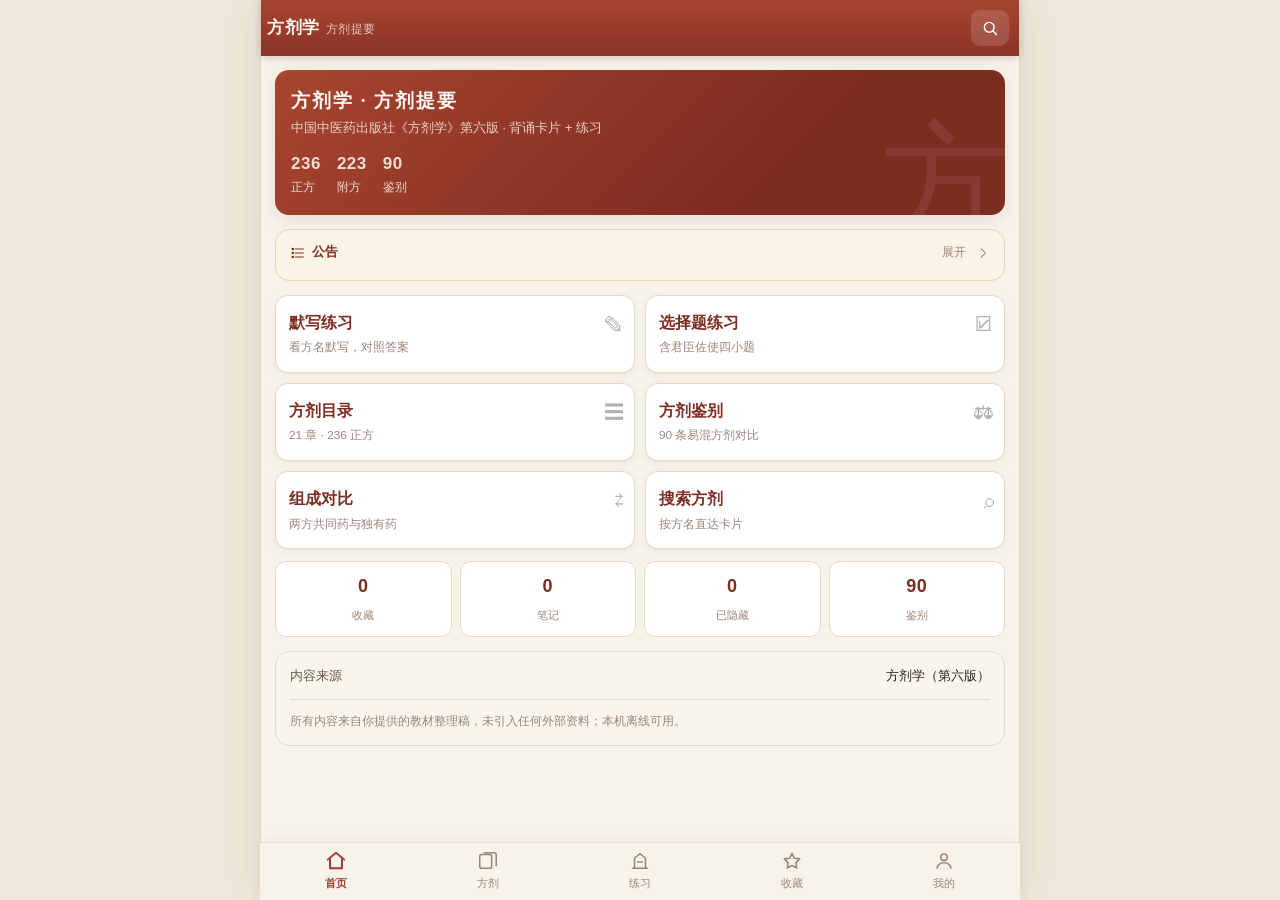
<file: index.html>
<!DOCTYPE html>
<html lang="zh-CN">
<head>
<meta charset="utf-8">
<meta name="viewport" content="width=device-width,initial-scale=1,maximum-scale=1,user-scalable=no,viewport-fit=cover">
<meta name="theme-color" content="#9e3d2f">
<meta name="format-detection" content="telephone=no">
<meta name="description" content="方剂学背诵卡片与练习（离线可用）">
<title>方剂学</title>
<link rel="stylesheet" href="app.css">
<meta name="apple-mobile-web-app-capable" content="yes">
<meta name="apple-mobile-web-app-status-bar-style" content="default">
<meta name="apple-mobile-web-app-title" content="方剂学">
<meta name="mobile-web-app-capable" content="yes">
<link rel="manifest" href="manifest.webmanifest">
<link rel="apple-touch-icon" sizes="180x180" href="icons/apple-touch-icon.png">
<link rel="icon" type="image/png" sizes="192x192" href="icons/icon-192.png">
</head>
<body>
<div id="app">
  <header id="hd"></header>
  <main id="main"><div class="empty">载入中…</div></main>
  <nav id="tabbar"></nav>
</div>
<div id="toast" aria-live="polite"></div>
<div id="dialog"></div>
<script src="js/version.js"></script>
<script src="data/formulas.js"></script>
<script src="js/core.js"></script>
<script src="js/ui.js"></script>
<script src="js/cards.js"></script>
<script src="js/practice.js"></script>
<script src="js/misc.js"></script>
<script src="js/boot.js"></script>
<script>
/* 方剂学 · 注册 Service Worker（离线可用；失败不影响已缓存资源） */
(function () {
  if (!('serviceWorker' in navigator)) return;
  window.addEventListener('load', function () {
    navigator.serviceWorker.register('sw.js', { scope: './' }).catch(function () {});
  });
})();
</script>
</body>
</html>
</file>
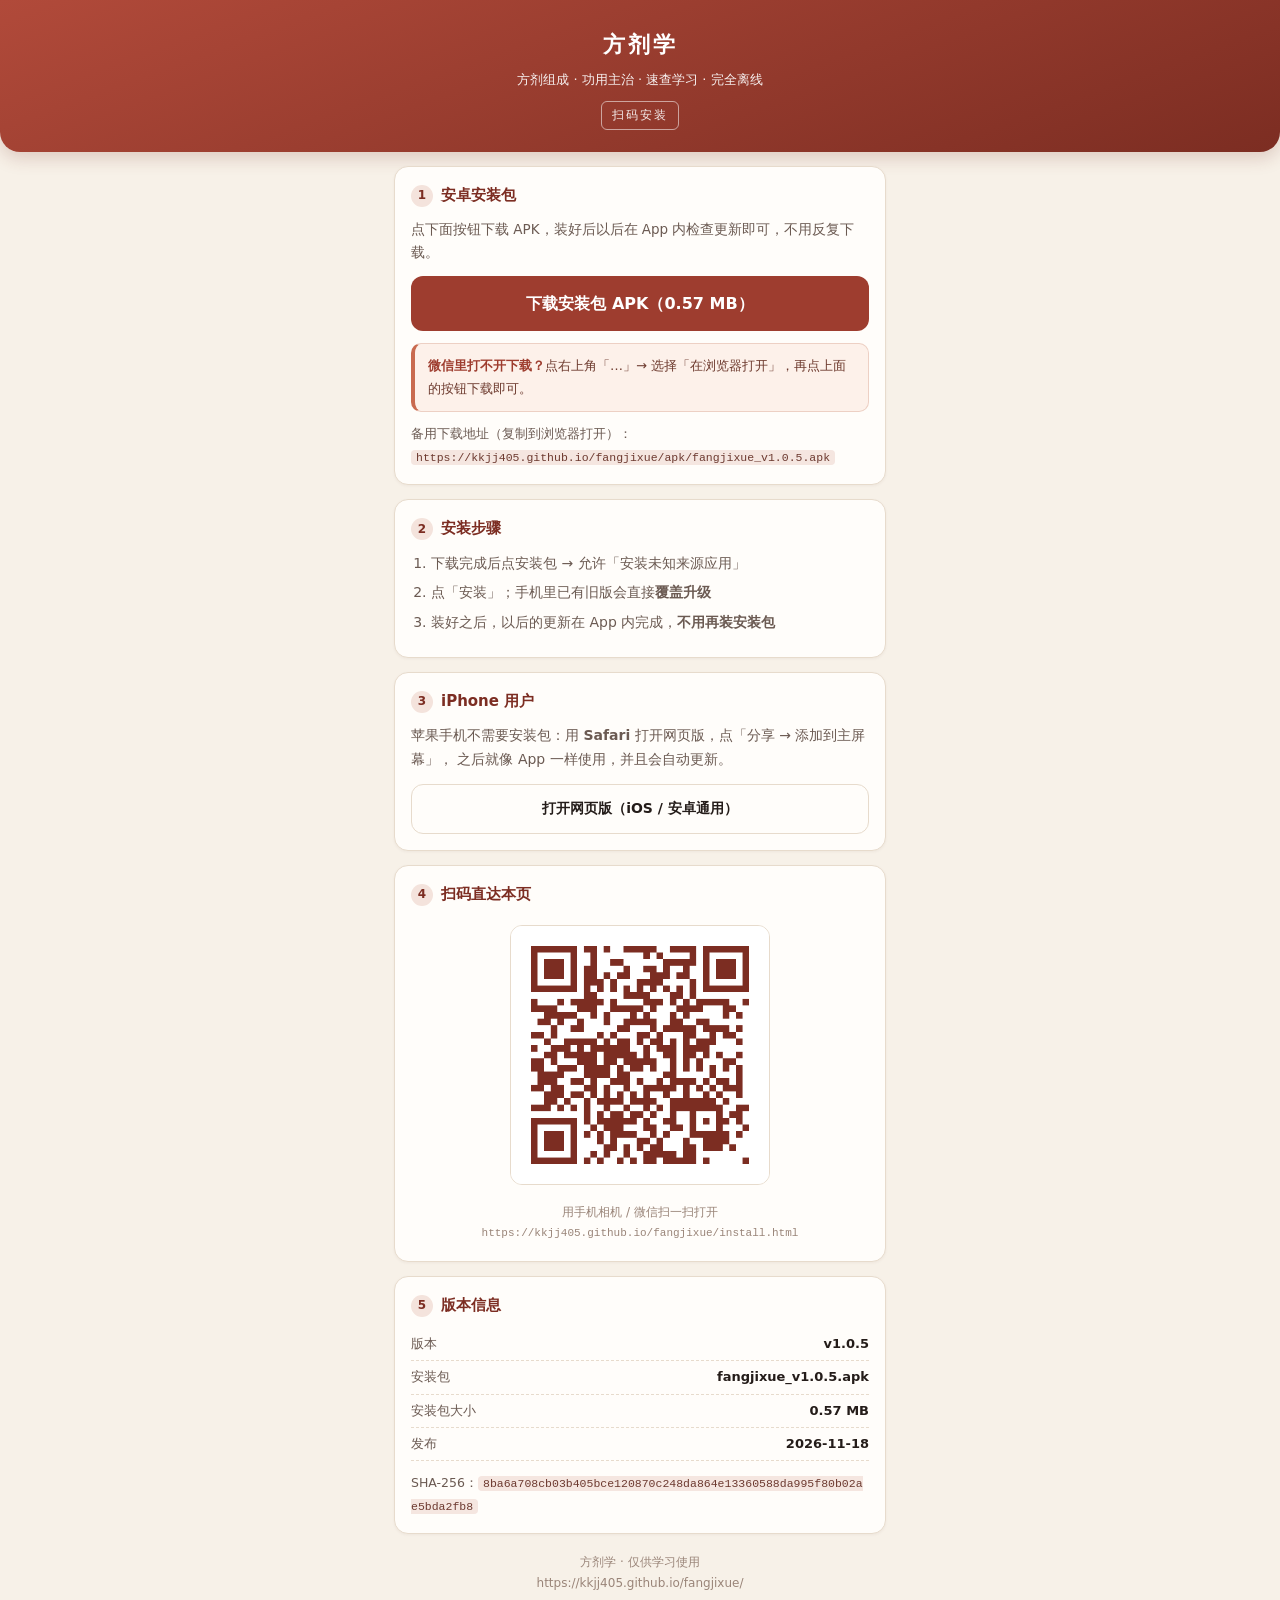
<file: install.html>
<!DOCTYPE html>
<html lang="zh-CN">
<head>
<meta charset="utf-8">
<meta name="viewport" content="width=device-width,initial-scale=1,viewport-fit=cover">
<meta name="theme-color" content="#9e3d2f">
<title>方剂学 · 扫码安装</title>
<style>
:root{--paper:#f7f1e8;--ochre:#9e3d2f;--ochre-d:#7c2d22;--ink:#241c19;--ink2:#6b5a52;--line:#e7dbcc}
*{box-sizing:border-box;-webkit-tap-highlight-color:transparent}
body{margin:0;background:var(--paper);color:var(--ink);
  font:15px/1.7 -apple-system,BlinkMacSystemFont,"PingFang SC","Noto Sans CJK SC","Microsoft YaHei",system-ui,sans-serif;
  -webkit-font-smoothing:antialiased;padding-bottom:34px}
.wrap{max-width:520px;margin:0 auto;padding:0 14px}
header{background:linear-gradient(160deg,#b14a3a,#7c2d22);color:#fff;padding:26px 0 22px;text-align:center;
  border-radius:0 0 20px 20px;box-shadow:0 6px 18px rgba(122,45,34,.20)}
header h1{margin:0 0 6px;font-size:22px;letter-spacing:3px}
header p{margin:0;font-size:13px;opacity:.92}
.card{background:#fffdfa;border:1px solid var(--line);border-radius:14px;padding:16px;margin-top:14px;
  box-shadow:0 1px 3px rgba(74,42,32,.05)}
.card h2{margin:0 0 10px;font-size:15px;display:flex;align-items:center;gap:8px;color:var(--ochre-d)}
.card h2 i{width:22px;height:22px;border-radius:50%;background:#f4e3dc;color:var(--ochre-d);
  font-style:normal;font-size:12px;font-weight:700;display:flex;align-items:center;justify-content:center;flex:0 0 22px}
.btn{display:block;text-align:center;text-decoration:none;border-radius:12px;padding:14px;font-size:16px;font-weight:700;
  background:var(--ochre);color:#fff;margin-top:12px}
.btn:active{background:var(--ochre-d)}
.btn.ghost{background:#fffdfa;color:var(--ink);border:1px solid var(--line);font-weight:600;font-size:14px;padding:12px}
.note{background:#fdf1ea;border:1px solid #edd0c4;border-left:4px solid #c96a4f;border-radius:10px;
  padding:11px 13px;font-size:13px;color:#6d3a2e;line-height:1.7;margin-top:12px}
.note b{color:#9e3d2f}
ol{margin:8px 0 0;padding-left:20px;font-size:14px;color:var(--ink2)}
ol li{margin-bottom:6px}
.qrbox{text-align:center;padding:8px 0 2px}
.qrbox img{width:min(70vw,260px);height:auto;border-radius:12px;border:1px solid var(--line);background:#fff}
.qrbox .tip{font-size:12px;color:#9a8579;margin-top:8px}
.kv{display:flex;justify-content:space-between;font-size:13px;color:var(--ink2);padding:5px 0;border-bottom:1px dashed var(--line)}
.kv:last-child{border-bottom:0}
.kv b{color:var(--ink)}
.meta{font-size:12.5px;color:var(--ink2);margin-top:10px;line-height:1.85;word-break:break-all}
.meta code{background:#f5e6e0;padding:1px 5px;border-radius:4px;font-size:11.5px;color:#6d3a30}
footer{text-align:center;color:#9a8579;font-size:12px;margin-top:18px;line-height:1.7}
.seal{display:inline-block;margin-top:10px;padding:3px 10px;border:1px solid rgba(255,255,255,.6);border-radius:6px;
  font-size:12px;letter-spacing:2px;opacity:.9}
</style>
</head>
<body>
<header>
  <h1>方剂学</h1>
  <p>方剂组成 · 功用主治 · 速查学习 · 完全离线</p>
  <div class="seal">扫码安装</div>
</header>
<div class="wrap">

  <div class="card">
    <h2><i>1</i>安卓安装包</h2>
    <p style="font-size:13.5px;color:var(--ink2);margin:0 0 6px">
      点下面按钮下载 APK，装好后以后在 App 内检查更新即可，不用反复下载。
    </p>
    <a class="btn" href="apk/fangjixue_v1.0.5.apk" download>下载安装包 APK（0.57 MB）</a>
    <div class="note">
      <b>微信里打不开下载？</b>点右上角「…」→ 选择「在浏览器打开」，再点上面的按钮下载即可。
    </div>
    <div class="meta">备用下载地址（复制到浏览器打开）：<br><code>https://kkjj405.github.io/fangjixue/apk/fangjixue_v1.0.5.apk</code></div>
  </div>

  <div class="card">
    <h2><i>2</i>安装步骤</h2>
    <ol>
      <li>下载完成后点安装包 → 允许「安装未知来源应用」</li>
      <li>点「安装」；手机里已有旧版会直接<b>覆盖升级</b></li>
      <li>装好之后，以后的更新在 App 内完成，<b>不用再装安装包</b></li>
    </ol>
  </div>

  <div class="card">
    <h2><i>3</i>iPhone 用户</h2>
    <p style="font-size:14px;color:var(--ink2);margin:0 0 10px">
      苹果手机不需要安装包：用 <b>Safari</b> 打开网页版，点「分享 → 添加到主屏幕」，
      之后就像 App 一样使用，并且会自动更新。
    </p>
    <a class="btn ghost" href="https://kkjj405.github.io/fangjixue/">打开网页版（iOS / 安卓通用）</a>
  </div>

  <div class="card">
    <h2><i>4</i>扫码直达本页</h2>
    <div class="qrbox">
      <img src="[data-uri]" alt="扫码打开安装页">
      <div class="tip">用手机相机 / 微信扫一扫打开 <br><code style="font-size:11px">https://kkjj405.github.io/fangjixue/install.html</code></div>
    </div>
  </div>

  <div class="card">
    <h2><i>5</i>版本信息</h2>
    <div class="kv"><span>版本</span><b>v1.0.5</b></div>
    <div class="kv"><span>安装包</span><b>fangjixue_v1.0.5.apk</b></div>
    <div class="kv"><span>安装包大小</span><b>0.57 MB</b></div>
    <div class="kv"><span>发布</span><b>2026-11-18</b></div>
    <div class="meta">SHA-256：<code>8ba6a708cb03b405bce120870c248da864e13360588da995f80b02ae5bda2fb8</code></div>
  </div>

  <footer>
    方剂学 · 仅供学习使用<br>
    https://kkjj405.github.io/fangjixue/
  </footer>
</div>
</body>
</html>
</file>
<file: app.css>
/* 中药学 · 宣纸米色 + 赭石棕 主题 */
:root{
  --paper:#f8f3ea; --paper-2:#f1e9dc; --paper-3:#e6dac6;
  --card:#ffffff; --card-2:#faf5ec;
  --ink:#2b211a; --ink-2:#6b5548; --ink-3:#9a8577;
  --brown:#9e3d2f; --brown-d:#7d2c21; --brown-l:#c98a7c;
  --red:#a83232; --red-l:#d08b80;
  --green:#3f7d4e; --green-l:#e4efe4;
  --blue:#3b6ea5; --blue-l:#e6eef7;
  --line:#e6d9c6; --line-2:#d6c5ac;
  --sd:0 1px 2px rgba(80,60,30,.06), 0 2px 10px rgba(80,60,30,.05);
  --sd-2:0 4px 18px rgba(80,60,30,.12);
  --r:14px; --r-s:10px;
  --hd:56px; --tab:58px;
}
*{box-sizing:border-box;-webkit-tap-highlight-color:transparent}
html,body{margin:0;padding:0;height:100%}
body{
  background:var(--paper-2); color:var(--ink);
  font-family:-apple-system,BlinkMacSystemFont,"PingFang SC","Hiragino Sans GB","Microsoft YaHei","Source Han Sans SC",sans-serif;
  font-size:15px; line-height:1.65; -webkit-text-size-adjust:100%;
  overscroll-behavior-y:none;
}
.serif{font-family:"Songti SC","STSong","Noto Serif SC",Georgia,serif}
#app{
  position:relative; max-width:760px; margin:0 auto; min-height:100%;
  background:var(--paper); box-shadow:0 0 40px rgba(90,70,40,.10);
  display:flex; flex-direction:column;
}
/* ---------- 头部 ---------- */
#hd{
  position:sticky; top:0; z-index:30; height:var(--hd);
  display:flex; align-items:center; gap:6px; padding:0 10px 0 6px;
  background:linear-gradient(180deg,#a8452f,#8a3327);
  color:#fdf7f2; box-shadow:0 2px 8px rgba(70,28,18,.20);
  padding-top:env(safe-area-inset-top);
  height:calc(var(--hd) + env(safe-area-inset-top));
}
#hd .hd-title{font-size:17px; font-weight:600; letter-spacing:.5px; flex:1; min-width:0;
  overflow:hidden; text-overflow:ellipsis; white-space:nowrap}
#hd .hd-title small{font-weight:400; opacity:.75; font-size:12px; margin-left:6px}
.hd-btn{
  flex:0 0 auto; height:36px; min-width:36px; padding:0 10px; border:0; border-radius:9px;
  background:rgba(255,255,255,.14); color:#fff; font-size:14px; display:inline-flex;
  align-items:center; justify-content:center; gap:4px; cursor:pointer;
}
.hd-btn:active{background:rgba(255,255,255,.26)}
.hd-btn svg{width:18px;height:18px;fill:none;stroke:currentColor;stroke-width:1.9;stroke-linecap:round;stroke-linejoin:round}
/* ---------- 主体 ---------- */
#main{
  flex:1; padding:14px 14px calc(var(--tab) + env(safe-area-inset-bottom) + 22px);
  min-height:calc(100vh - var(--hd) - var(--tab));
}
#main.has-bar{padding-bottom:calc(var(--tab) + env(safe-area-inset-bottom) + 78px)}
/* ---------- 底部导航 ---------- */
#tabbar{
  position:fixed; left:50%; transform:translateX(-50%); bottom:0; z-index:40;
  width:100%; max-width:760px; height:calc(var(--tab) + env(safe-area-inset-bottom));
  padding-bottom:env(safe-area-inset-bottom);
  display:flex; background:rgba(248,243,234,.97); backdrop-filter:blur(8px);
  border-top:1px solid var(--line); box-shadow:0 -2px 12px rgba(80,60,30,.05);
}
#tabbar a{
  flex:1; display:flex; flex-direction:column; align-items:center; justify-content:center;
  gap:2px; text-decoration:none; color:var(--ink-3); font-size:11px; letter-spacing:.3px;
}
#tabbar a svg{width:22px;height:22px;fill:none;stroke:currentColor;stroke-width:1.7;stroke-linecap:round;stroke-linejoin:round}
#tabbar a.on{color:var(--brown); font-weight:600}
#tabbar a.on svg{stroke-width:2.1}
/* ---------- 通用 ---------- */
svg{flex:0 0 auto; overflow:visible}
.notice .nt svg{width:16px;height:16px;fill:none;stroke:currentColor;stroke-width:1.8;stroke-linecap:round}
.list .li > span svg{width:20px;height:20px;fill:none;stroke:currentColor;stroke-width:1.7;stroke-linecap:round;stroke-linejoin:round}
.btn svg{width:17px;height:17px;fill:none;stroke:currentColor;stroke-width:1.8;stroke-linecap:round;stroke-linejoin:round}
.card{background:var(--card); border:1px solid var(--line); border-radius:var(--r); box-shadow:var(--sd); padding:14px; margin-bottom:12px}
.card.flat{box-shadow:none; background:var(--card-2)}
.row{display:flex; align-items:center; gap:10px}
.row.between{justify-content:space-between}
.row.wrap{flex-wrap:wrap}
.grow{flex:1; min-width:0}
.muted{color:var(--ink-2)}
.dim{color:var(--ink-3)}
.small{font-size:12.5px}
.tiny{font-size:11.5px}
.b{font-weight:600}
.center{text-align:center}
.mt0{margin-top:0}.mt6{margin-top:6px}.mt10{margin-top:10px}.mt14{margin-top:14px}.mt18{margin-top:18px}
.mb0{margin-bottom:0}.mb6{margin-bottom:6px}.mb10{margin-bottom:10px}
.hr{height:1px;background:var(--line);margin:12px 0;border:0}
.empty{padding:44px 16px; text-align:center; color:var(--ink-3); font-size:14px}
.empty .em-ico{font-size:30px; opacity:.5; display:block; margin-bottom:8px}
h1,h2,h3,h4{margin:0 0 8px; line-height:1.35}
h1{font-size:20px}h2{font-size:17px}h3{font-size:15.5px}h4{font-size:14px}
p{margin:0 0 8px}
a{color:var(--brown); text-decoration:none}
/* 按钮 */
.btn{
  display:inline-flex; align-items:center; justify-content:center; gap:5px;
  height:42px; padding:0 18px; border-radius:11px; border:1px solid var(--line-2);
  background:var(--card); color:var(--ink); font-size:15px; font-weight:500;
  cursor:pointer; user-select:none; font-family:inherit;
}
.btn:active{transform:scale(.985); background:var(--card-2)}
.btn.primary{background:linear-gradient(180deg,#b0492f,#9e3d2f); border-color:#7d2c21; color:#fff}
.btn.primary:active{background:#7d2c21}
.btn.danger{color:var(--red); border-color:#e6c6c0; background:#fcf3f1}
.btn.ghost{background:transparent; border-color:transparent; color:var(--brown)}
.btn.block{width:100%}
.btn.sm{height:34px; padding:0 12px; font-size:13.5px; border-radius:9px}
.btn.xs{height:28px; padding:0 9px; font-size:12.5px; border-radius:8px}
.btn[disabled]{opacity:.45; pointer-events:none}
.btn.on{background:var(--brown); color:#fff; border-color:var(--brown-d)}
/* 标签/胶囊 */
.chip{display:inline-flex; align-items:center; gap:4px; height:26px; padding:0 10px; border-radius:20px;
  background:var(--paper-2); border:1px solid var(--line); color:var(--brown-d); font-size:12.5px}
.chip.solid{background:#f6e7e1; border-color:#e3c8be}
.chip.gray{color:var(--ink-2); background:var(--paper-2)}
.chip.on{background:var(--brown); border-color:var(--brown-d); color:#fff}
.badge{display:inline-block; min-width:18px; height:18px; line-height:18px; padding:0 5px; border-radius:9px;
  background:var(--brown); color:#fff; font-size:11px; text-align:center}
.badge.gray{background:var(--line-2); color:var(--ink-2)}
/* 分段控件 */
.seg{display:flex; background:var(--paper-2); border:1px solid var(--line); border-radius:11px; padding:3px; gap:3px}
.seg button{flex:1; height:36px; border:0; border-radius:8px; background:transparent; color:var(--ink-2);
  font-size:14px; font-family:inherit; cursor:pointer}
.seg button.on{background:var(--card); color:var(--brown-d); font-weight:600; box-shadow:0 1px 4px rgba(90,70,40,.12)}
/* 表单 */
.field{margin-bottom:12px}
.field > label{display:block; font-size:13px; color:var(--ink-2); margin-bottom:5px}
.input, textarea.input{
  width:100%; border:1px solid var(--line-2); border-radius:10px; background:var(--card);
  padding:10px 12px; font-size:15px; color:var(--ink); font-family:inherit; line-height:1.6;
  outline:none; -webkit-appearance:none;
}
.input:focus, textarea.input:focus{border-color:var(--brown-l); box-shadow:0 0 0 3px rgba(158,61,47,.15)}
textarea.input{resize:vertical; min-height:88px}
.searchbox{position:relative}
.searchbox .input{padding-left:38px; height:44px}
.searchbox .s-ico{position:absolute; left:12px; top:12px; width:20px; height:20px;
  fill:none; stroke:var(--ink-3); stroke-width:1.9; stroke-linecap:round}
/* 开关 */
.switch{position:relative; width:46px; height:27px; flex:0 0 auto}
.switch input{position:absolute; opacity:0; width:0; height:0}
.switch .sl{position:absolute; inset:0; background:var(--line-2); border-radius:20px; transition:.18s}
.switch .sl:before{content:""; position:absolute; width:21px; height:21px; left:3px; top:3px;
  background:#fff; border-radius:50%; transition:.18s; box-shadow:0 1px 3px rgba(0,0,0,.18)}
.switch input:checked + .sl{background:var(--brown)}
.switch input:checked + .sl:before{transform:translateX(19px)}
/* 复选 */
.ck{display:inline-flex; align-items:center; gap:7px; cursor:pointer; user-select:none}
.ck input{width:18px; height:18px; accent-color:var(--brown); margin:0}
/* 列表 */
.list{background:var(--card); border:1px solid var(--line); border-radius:var(--r); overflow:hidden}
.list .li{display:flex; align-items:center; gap:10px; padding:13px 14px; border-bottom:1px solid var(--line);
  background:var(--card); cursor:pointer}
.list .li:last-child{border-bottom:0}
.list .li:active{background:var(--card-2)}
.list .li .li-t{flex:1; min-width:0}
.list .li .li-t .t{font-size:15px}
.list .li .li-t .s{font-size:12px; color:var(--ink-3); margin-top:1px}
.list .li .arrow{color:var(--line-2); font-size:18px}
/* 目录 */
.chap{margin-bottom:10px; border:1px solid var(--line); border-radius:var(--r); background:var(--card); overflow:hidden}
.chap-hd{display:flex; align-items:center; gap:9px; padding:12px 13px; cursor:pointer; background:var(--card-2)}
.chap-hd .cn{font-size:15px; font-weight:600; color:var(--brown-d); flex:1}
.chap-hd .caret{width:16px;height:16px;stroke:var(--ink-3);fill:none;stroke-width:2;stroke-linecap:round;stroke-linejoin:round;transition:.16s}
.chap.open .caret{transform:rotate(90deg)}
.chap-bd{display:none; padding:4px 0 8px}
.chap.open .chap-bd{display:block}
.sec{padding:6px 13px 2px}
.sec-t{font-size:12.5px; color:var(--ink-3); padding:5px 0 4px; letter-spacing:.4px}
.dr{display:flex; align-items:center; gap:8px; padding:9px 12px; margin:1px 8px; border-radius:9px; cursor:pointer}
.dr:active{background:var(--paper-2)}
.dr .nm{font-size:15.5px; font-family:"Songti SC","STSong","Noto Serif SC",serif; letter-spacing:.5px}
.dr.attach{padding-left:26px}
.dr.attach .nm{font-size:14.5px; color:var(--ink-2)}
.dr .flags{margin-left:auto; display:flex; gap:5px; align-items:center; font-size:11px; color:var(--ink-3)}
.dr .flag{font-size:11.5px}
.dr.hid .nm{text-decoration:line-through; color:var(--ink-3)}
.dr.sel{background:#f5e7e2}
.dr .ck input{width:17px;height:17px}
/* 卡片正文 */
.drug-title{display:flex; align-items:baseline; gap:8px; flex-wrap:wrap}
.drug-title .n{font-size:26px; font-family:"Songti SC","STSong","Noto Serif SC",serif; font-weight:600; letter-spacing:2px}
.drug-title .p{font-size:13px; color:var(--ink-3)}
.sec-block{margin-top:14px}
.sec-label{display:flex; align-items:center; gap:7px; font-size:13px; color:var(--brown);
  font-weight:600; letter-spacing:1px; margin-bottom:6px}
.sec-label:before{content:""; width:3px; height:13px; border-radius:2px; background:var(--brown-l)}
.sec-body{font-size:15.5px; line-height:1.85; color:var(--ink)}
.eff-wrap{display:flex; flex-wrap:wrap; gap:7px}
.eff{background:#f7ebe5; border:1px solid #e6cec4; color:#7d2c21; border-radius:8px; padding:4px 10px; font-size:14.5px}
.app-item{margin-bottom:10px}
.app-t{font-weight:600; color:var(--brown-d); font-size:15px; margin-bottom:2px}
.app-d{font-size:14.6px; line-height:1.8; color:var(--ink); text-align:justify}
.app-tail{font-size:14.4px; line-height:1.8; color:var(--ink-2); margin-top:6px; padding-left:10px; border-left:2px solid var(--line)}
.note-inline{background:#fdf8e9; border:1px solid #e8dcb8; border-radius:10px; padding:10px 12px; color:#6b5420; font-size:13.6px}
.tag-row{display:flex; flex-wrap:wrap; gap:6px}
/* 卡片底部操作 */
.act-row{display:grid; grid-template-columns:repeat(5,1fr); gap:8px; margin-top:16px}
.act{display:flex; flex-direction:column; align-items:center; gap:4px; padding:10px 2px; border:1px solid var(--line);
  border-radius:11px; background:var(--card); color:var(--ink-2); font-size:11.5px; cursor:pointer}
.act:active{background:var(--card-2)}
.act svg{width:20px;height:20px;fill:none;stroke:currentColor;stroke-width:1.8;stroke-linecap:round;stroke-linejoin:round}
.act.on{color:var(--brown); border-color:var(--brown-l); background:#f8ede8}
.act.on svg{stroke:var(--brown)}
.act.red{color:var(--red)}
.pager{display:flex; align-items:center; gap:10px; margin-top:14px}
.pager .btn{flex:1}
.pager .pc{font-size:12px; color:var(--ink-3); min-width:74px; text-align:center}
/* 浮动操作条 */
.fbar{position:fixed; left:50%; transform:translateX(-50%); bottom:calc(var(--tab) + env(safe-area-inset-bottom));
  width:100%; max-width:760px; z-index:35; padding:8px 12px;
  background:rgba(248,243,234,.98); border-top:1px solid var(--line); box-shadow:0 -3px 12px rgba(70,35,20,.07);
  display:flex; gap:8px; align-items:center}
/* 练习 */
.qhead{display:flex; align-items:center; gap:10px; margin-bottom:12px}
.progress{flex:1; height:7px; border-radius:6px; background:var(--paper-3); overflow:hidden}
.progress i{display:block; height:100%; background:linear-gradient(90deg,#d08b6f,#9e3d2f); border-radius:6px; transition:.2s}
.pbar-txt{font-size:12px; color:var(--ink-2); min-width:56px; text-align:right}
.qname{font-size:30px; font-family:"Songti SC","STSong","Noto Serif SC",serif; letter-spacing:3px; text-align:center; margin:10px 0 4px}
.qmeta{text-align:center; font-size:12.5px; color:var(--ink-3); margin-bottom:14px}
.ansbox{background:#f8f1e2; border:1px dashed var(--line-2); border-radius:12px; padding:12px 14px}
.ansbox.ok{background:var(--green-l); border-color:#b9d8bb}
.ansbox .al{font-size:12px; color:var(--green); font-weight:600; margin-bottom:6px; letter-spacing:.5px}
.opt{display:flex; gap:10px; align-items:flex-start; padding:12px 13px; border:1px solid var(--line);
  border-radius:11px; background:var(--card); margin-bottom:9px; cursor:pointer; font-size:15px; line-height:1.6}
.opt:active{background:var(--card-2)}
.opt .oi{flex:0 0 auto; width:22px; height:22px; border-radius:50%; border:1.6px solid var(--line-2);
  color:var(--ink-3); font-size:12.5px; display:flex; align-items:center; justify-content:center; margin-top:1px}
.opt.sel{border-color:var(--brown); background:#f8ebe6}
.opt.sel .oi{background:var(--brown); border-color:var(--brown); color:#fff}
.opt.right{border-color:#86c49a; background:var(--green-l)}
.opt.right .oi{background:var(--green); border-color:var(--green); color:#fff}
.opt.wrong{border-color:#d9a79f; background:#fbf1ef}
.opt.wrong .oi{background:var(--red); border-color:var(--red); color:#fff}
.opt.lock{pointer-events:none}
.opt .ot{flex:1}
/* 首页 */
.hero{position:relative; overflow:hidden; border-radius:var(--r); padding:18px 16px;
  background:linear-gradient(135deg,#a8452f,#7d2c21 70%); color:#fdf7f2; box-shadow:var(--sd-2); margin-bottom:14px}
.hero:after{content:"方"; position:absolute; right:-6px; bottom:-34px; font-size:130px;
  font-family:"Songti SC","STSong",serif; color:rgba(255,255,255,.07); line-height:1}
.hero h1{font-size:19px; letter-spacing:2px; margin-bottom:4px; font-family:"Songti SC","STSong",serif}
.hero p{font-size:12.5px; opacity:.8; margin:0}
.hero .mini{margin-top:12px; display:flex; gap:16px; font-size:11.5px; opacity:.85}
.hero .mini b{display:block; font-size:17px; font-weight:600; opacity:1; letter-spacing:.5px}
.notice{background:#fbf4e6; border:1px solid #e6d5b3; border-radius:var(--r); padding:12px 14px; margin-bottom:14px}
.notice .nt{display:flex; align-items:center; gap:6px; font-size:12.5px; color:#7d2c21; font-weight:600; margin-bottom:5px}
.notice .nb{font-size:13.2px; color:#5d4a33; line-height:1.7}
.grid2{display:grid; grid-template-columns:1fr 1fr; gap:10px}
.tile{position:relative; background:var(--card); border:1px solid var(--line); border-radius:13px;
  padding:14px 13px; box-shadow:var(--sd); cursor:pointer; overflow:hidden}
.tile:active{background:var(--card-2)}
.tile .tt{font-size:15.5px; font-weight:600; color:var(--brown-d)}
.tile .ts{font-size:11.8px; color:var(--ink-3); margin-top:3px}
.tile .ti{position:absolute; right:10px; top:12px; font-size:20px; opacity:.35}
.stat-row{display:flex; gap:8px; margin-bottom:14px}
.stat{flex:1; background:var(--card); border:1px solid var(--line); border-radius:11px; padding:10px 6px; text-align:center}
.stat b{display:block; font-size:18px; color:var(--brown-d); letter-spacing:.5px}
.stat span{font-size:11px; color:var(--ink-3)}
/* 弹窗 */
#dialog{position:fixed; inset:0; z-index:80; display:none; align-items:center; justify-content:center;
  background:rgba(40,22,14,.46); padding:24px}
#dialog.on{display:flex}
.dlg{width:100%; max-width:340px; background:var(--card); border-radius:16px; box-shadow:0 12px 40px rgba(45,22,12,.32);
  padding:20px 18px 14px; animation:pop .16s ease-out}
@keyframes pop{from{transform:scale(.94); opacity:.4}to{transform:scale(1); opacity:1}}
.dlg h3{font-size:16.5px; margin-bottom:8px; color:var(--brown-d)}
.dlg .dtxt{font-size:14px; color:var(--ink-2); line-height:1.7; margin-bottom:14px; white-space:pre-wrap}
.dlg .dact{display:flex; gap:8px}
.dlg .dact .btn{flex:1; height:40px; font-size:14.5px}
#toast{position:fixed; left:50%; bottom:calc(var(--tab) + env(safe-area-inset-bottom) + 26px);
  transform:translateX(-50%) translateY(10px); z-index:90; background:rgba(52,26,18,.93); color:#fff;
  font-size:13.5px; padding:9px 16px; border-radius:20px; opacity:0; transition:.2s; pointer-events:none;
  max-width:82%; text-align:center}
#toast.on{opacity:1; transform:translateX(-50%) translateY(0)}
/* 打赏 */
.tip-text{font-size:15.5px; line-height:2; color:#5b4630; text-align:justify;
  background:#fbf5e8; border:1px solid #e8d9bb; border-radius:var(--r); padding:16px 15px}
.qr-wrap{margin-top:16px; text-align:center}
.qr-wrap img{width:min(78%,320px); border-radius:12px; border:1px solid var(--line); background:#fff; box-shadow:var(--sd)}
/* 折叠段 */
.acc{border:1px solid var(--line); border-radius:var(--r); background:var(--card); margin-bottom:10px; overflow:hidden}
.acc-hd{display:flex; align-items:center; gap:8px; padding:12px 13px; cursor:pointer; background:var(--card-2); font-size:14.5px; font-weight:600; color:var(--brown-d)}
.acc-bd{display:none; padding:12px 14px; font-size:14.4px; line-height:1.85; color:var(--ink)}
.acc.open .acc-bd{display:block}
@media (min-width:761px){
  body{background:#efe7d9}
  #app{border-left:1px solid var(--line); border-right:1px solid var(--line)}
}

/* 卡片分页阅读 */
.cpager{display:flex; align-items:center; gap:8px; background:var(--paper-2); border:1px solid var(--line);
  border-radius:10px; padding:6px 8px; margin-top:14px}
.cpager .cpt{flex:1; text-align:center; font-size:12px; color:var(--ink-2)}

/* ===== 方剂学专有样式 ===== */
.act-row.six{grid-template-columns:repeat(3,1fr)}
.fx-compo{font-size:15.5px; line-height:1.9; color:var(--ink)}
.fx-song{font-family:"Songti SC","STSong","Noto Serif SC",serif; font-size:16.5px; line-height:1.95; color:#7d2c21;
  background:#fbf4e6; border:1px dashed #e6d5b3; border-radius:10px; padding:10px 12px}
.fx-func{font-size:15px; color:#7d2c21; font-weight:600}
.fx-ind{font-size:15px; line-height:1.85; margin-bottom:6px}
.fx-apply{font-size:14.4px; line-height:1.85; color:var(--ink-2); margin-bottom:6px}
.fx-role{display:flex; gap:10px; margin-bottom:10px; align-items:flex-start}
.fx-badge{flex:0 0 auto; width:26px; height:26px; border-radius:8px; background:#f6e7e1; color:#7d2c21;
  font-weight:700; font-size:14px; display:flex; align-items:center; justify-content:center; border:1px solid #e3c8be}
.fx-role-body{flex:1; min-width:0}
.fx-line{font-size:14.6px; line-height:1.85; margin-bottom:4px}
.fx-line b{color:#7d2c21; font-weight:600}
.fx-peiwu,.fx-zongkuo{color:var(--ink-2); padding-left:10px; border-left:2px solid var(--line)}
.fx-tag{display:inline-block; font-size:11.5px; color:#7d2c21; background:#f6e7e1; border-radius:6px;
  padding:0 6px; margin-right:6px; border:1px solid #e3c8be}
.fx-note{font-size:13.8px; color:#7a5a2e; background:#fdf8e9; border:1px solid #e8dcb8; border-radius:9px; padding:9px 11px; line-height:1.75}
.fx-plain{margin-top:8px}
.fx-diff{font-size:14.5px; line-height:1.85; color:var(--ink); margin-bottom:8px}
.fx-diffbox{margin-bottom:12px; padding-bottom:10px; border-bottom:1px dashed var(--line)}
.fx-diffbox:last-child{border-bottom:0; padding-bottom:0; margin-bottom:0}
.fx-difftt{font-weight:600; color:#7d2c21; font-size:14.8px; margin-bottom:3px}
.fx-difftx{font-size:14.2px; line-height:1.82; color:var(--ink)}
.tc-sub{margin-bottom:16px; padding-bottom:12px; border-bottom:1px dashed var(--line)}
.tc-sub:last-child{border-bottom:0}
.tc-sub-hd{font-size:14.5px; font-weight:600; color:#7d2c21; margin-bottom:8px}
.opt-chip{display:inline-flex; align-items:center; height:38px; padding:0 14px; margin:0 8px 8px 0;
  border:1px solid var(--line); border-radius:10px; background:var(--card); color:var(--ink); font-size:14.5px; cursor:pointer}
.opt-chip.sel{border-color:var(--brown); background:#f8ebe6; color:#7d2c21; font-weight:600}
.opt-chip.right{border-color:#86c49a; background:var(--green-l); color:#245c3b}
.opt-chip.wrong{border-color:#d9a79f; background:#fbf1ef; color:#8a3b3b}
.opt-chip.lock{pointer-events:none}
.cmp-slot{border:1px dashed var(--line-2); border-radius:12px; padding:12px 14px; background:var(--card); margin-bottom:10px}
.cmp-slot .cs-t{font-size:12px; color:var(--ink-3); margin-bottom:6px}
.cmp-slot .cs-n{font-size:18px; font-family:"Songti SC","STSong",serif; color:#7d2c21; font-weight:600}
.cmp-sel{width:100%; margin-top:8px; height:42px; border:1px solid var(--line-2); border-radius:10px;
  background:var(--card); font-size:15px; padding:0 10px; color:var(--ink); font-family:inherit}
.cmp-res{margin-top:6px}
.cmp-sec{margin-bottom:12px}
.cmp-lab{font-size:12.5px; color:var(--ink-3); margin-bottom:6px; letter-spacing:.4px}

/* ===== 首页公告折叠 ===== */
.notice .nt{cursor:pointer; user-select:none}
.notice .nb{display:none}
.notice.open .nb{display:block; margin-top:6px}
.notice .ann-tog{font-size:12px; color:var(--ink-3); font-weight:400; margin-left:auto}
.notice .ann-caret{display:inline-flex; width:14px; height:14px; margin-left:4px; transition:transform .18s}
.notice .ann-caret svg{width:14px; height:14px; stroke:var(--ink-3)}
.notice.open .ann-caret{transform:rotate(90deg)}

/* ===== 组成对比：可搜索选择 ===== */
.cmp-slot.on{border-color:var(--brown); box-shadow:0 0 0 3px rgba(158,61,47,.10)}
.cs-pick{display:flex; align-items:center; gap:10px; margin-top:6px; cursor:pointer}
.cs-pick .cs-n{font-size:17px; font-family:"Songti SC","STSong",serif; color:#7d2c21; font-weight:600; flex:1; min-width:0;
  overflow:hidden; text-overflow:ellipsis; white-space:nowrap}
.cs-pick .cs-btn{flex:0 0 auto; font-size:12.5px; color:var(--ink-3); border:1px solid var(--line-2);
  border-radius:8px; padding:3px 9px; background:var(--card)}
.cs-pick:active .cs-btn{border-color:var(--brown-l)}
.pick-list{max-height:52vh; overflow:auto; -webkit-overflow-scrolling:touch; border:1px solid var(--line);
  border-radius:12px; background:var(--card)}
.pick-item{display:flex; align-items:center; gap:8px; padding:11px 13px; border-bottom:1px solid var(--line); cursor:pointer}
.pick-item:last-child{border-bottom:0}
.pick-item:active{background:var(--paper-2)}
.pick-item .pi-n{font-size:15.5px; color:var(--ink); font-family:"Songti SC","STSong",serif; font-weight:600; flex:0 0 auto; max-width:62%;
  overflow:hidden; text-overflow:ellipsis; white-space:nowrap}
.pick-item .pi-s{font-size:12px; color:var(--ink-3); flex:1; min-width:0; overflow:hidden; text-overflow:ellipsis; white-space:nowrap; text-align:right}
</file>
